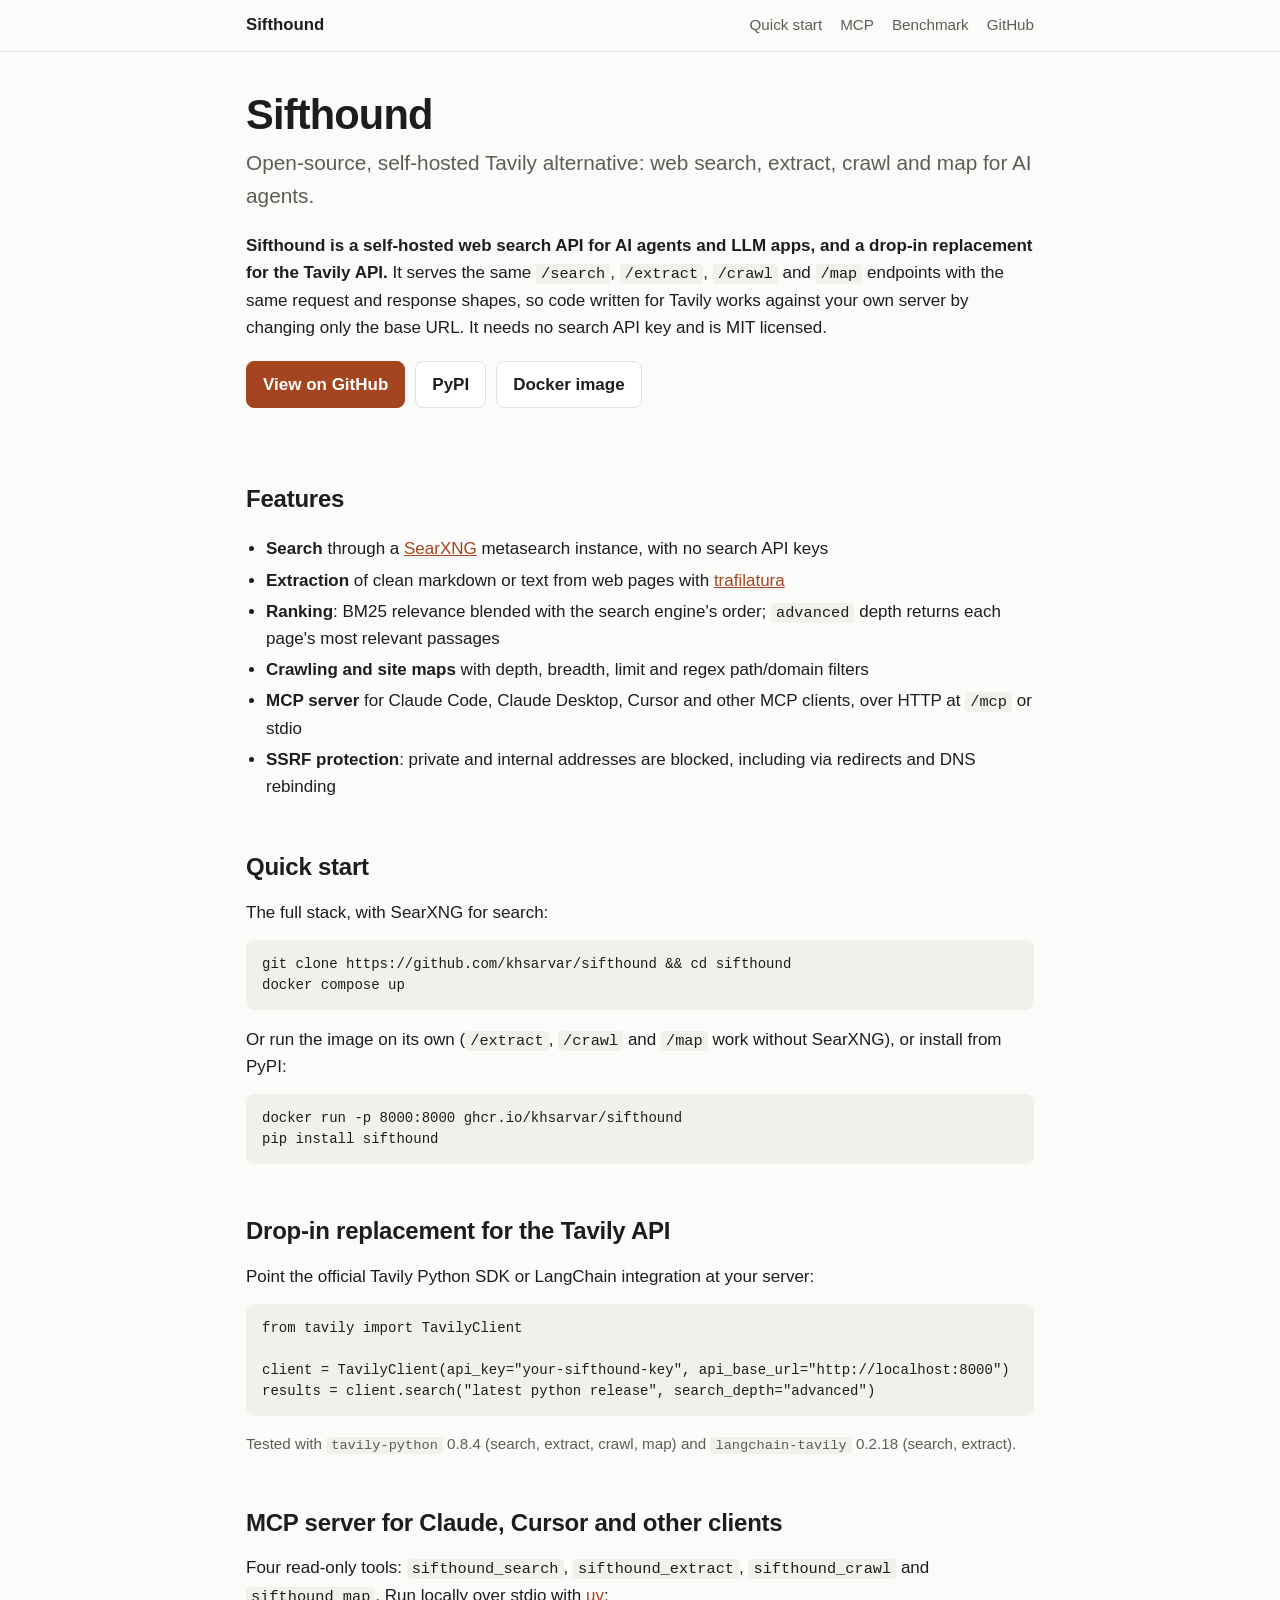
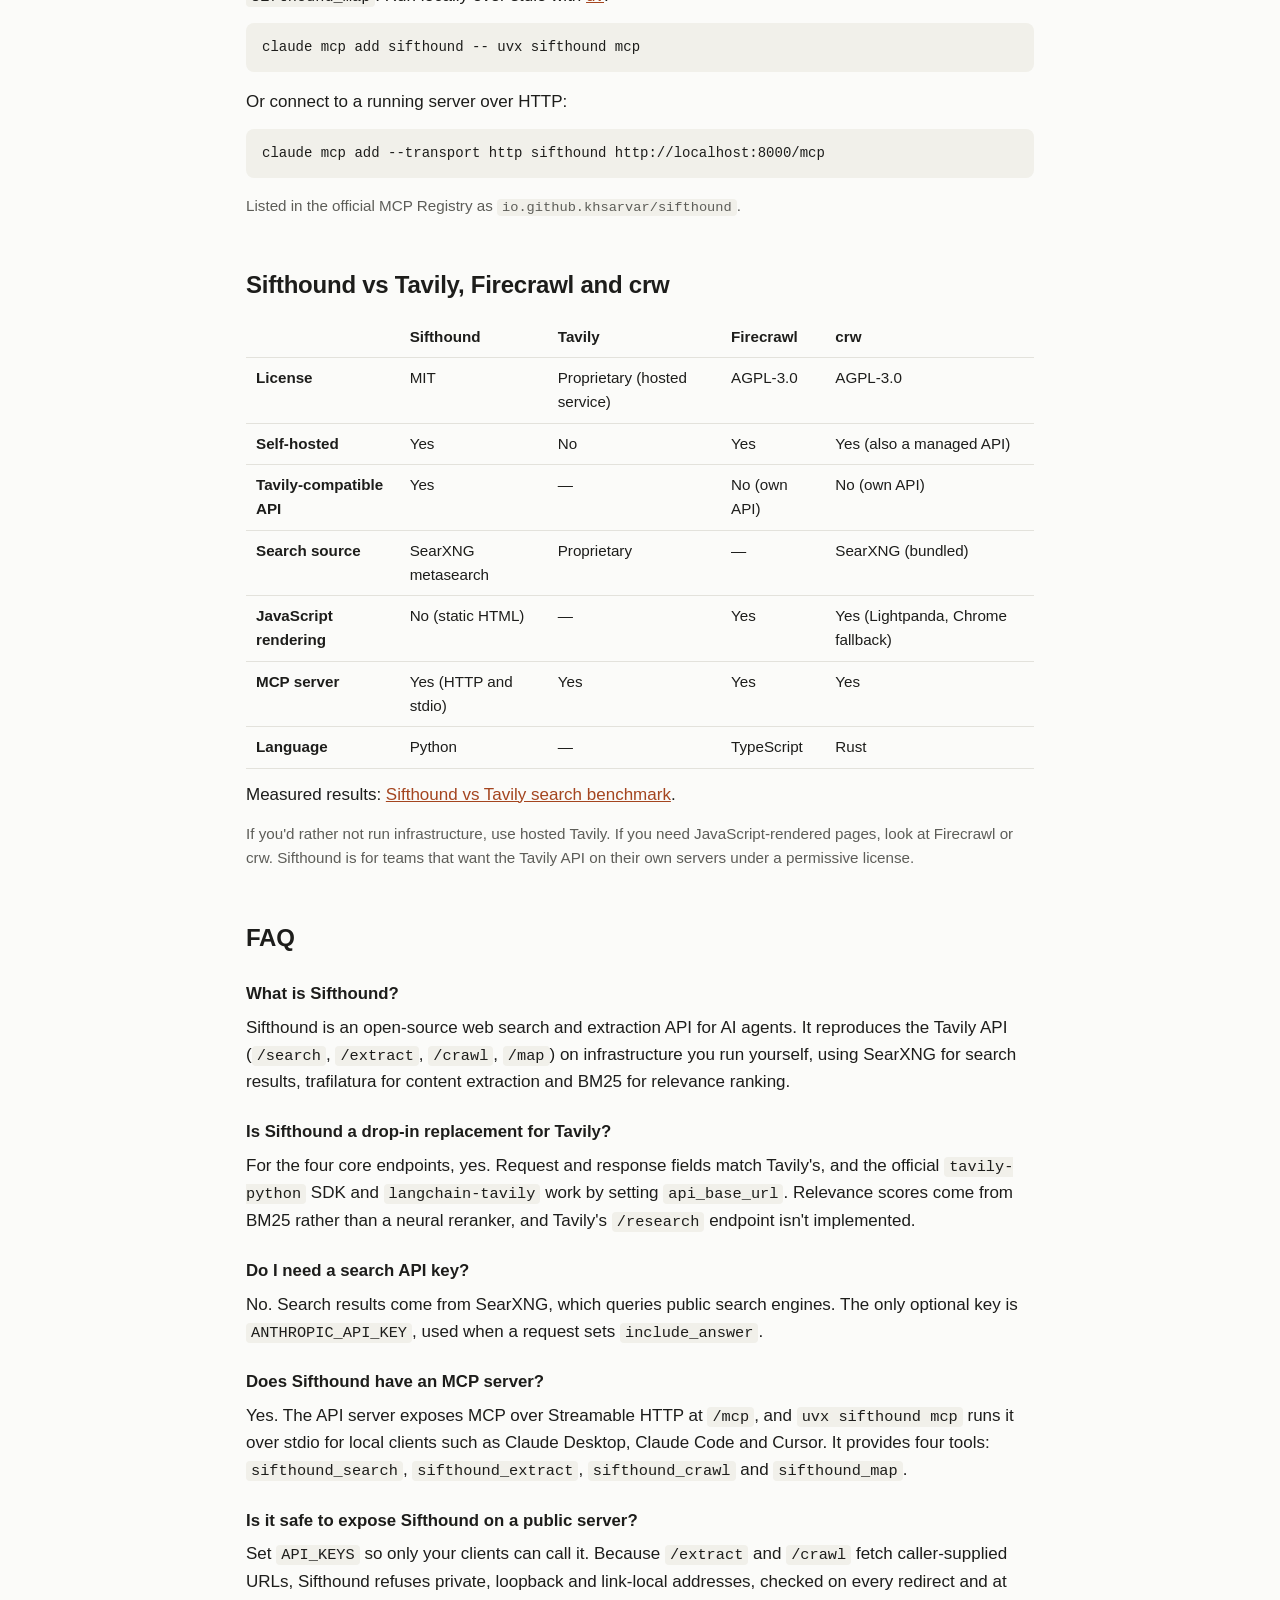
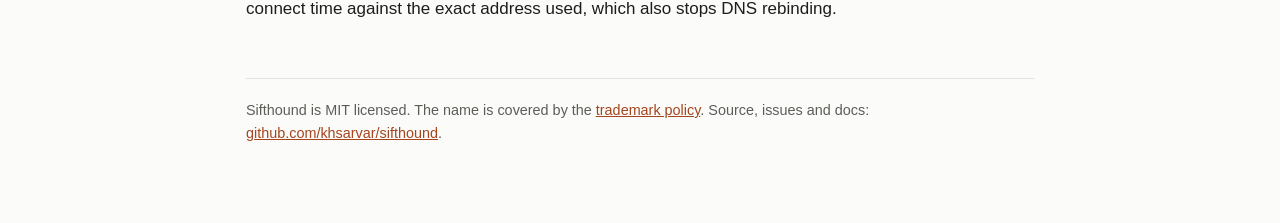
<file: docs/index.html>
<!doctype html>
<html lang="en">
<head>
<meta charset="utf-8">
<meta name="viewport" content="width=device-width, initial-scale=1">
<title>Sifthound — open-source, self-hosted Tavily alternative</title>
<meta name="description" content="Sifthound is an open-source, self-hosted web search, extract, crawl and map API for AI agents. A drop-in replacement for the Tavily API, with an MCP server. MIT licensed.">
<link rel="canonical" href="https://sarvarkh.com/sifthound/">
<meta property="og:type" content="website">
<meta property="og:site_name" content="Sifthound">
<meta property="og:title" content="Sifthound — open-source, self-hosted Tavily alternative">
<meta property="og:description" content="Self-hosted web search, extract, crawl and map API for AI agents. Tavily-compatible, with an MCP server. MIT licensed.">
<meta property="og:url" content="https://sarvarkh.com/sifthound/">
<meta name="twitter:card" content="summary">
<link rel="icon" href="data:image/svg+xml,%3Csvg xmlns='http://www.w3.org/2000/svg' viewBox='0 0 100 100'%3E%3Ctext y='.9em' font-size='90'%3E%F0%9F%90%95%3C/text%3E%3C/svg%3E">
<script type="application/ld+json">
{
  "@context": "https://schema.org",
  "@graph": [
    {
      "@type": "WebSite",
      "@id": "https://sarvarkh.com/sifthound/#website",
      "name": "Sifthound",
      "url": "https://sarvarkh.com/sifthound/"
    },
    {
      "@type": "SoftwareApplication",
      "@id": "https://sarvarkh.com/sifthound/#software",
      "name": "Sifthound",
      "alternateName": "sifthound",
      "description": "Open-source, self-hosted web search, extract, crawl and map API for AI agents. A drop-in replacement for the Tavily API, with a built-in MCP server.",
      "url": "https://sarvarkh.com/sifthound/",
      "applicationCategory": "DeveloperApplication",
      "operatingSystem": "Linux, macOS",
      "license": "https://opensource.org/licenses/MIT",
      "isAccessibleForFree": true,
      "offers": { "@type": "Offer", "price": "0", "priceCurrency": "USD" },
      "downloadUrl": "https://pypi.org/project/sifthound/",
      "installUrl": "https://github.com/khsarvar/sifthound#quick-start",
      "sameAs": [
        "https://github.com/khsarvar/sifthound",
        "https://pypi.org/project/sifthound/",
        "https://github.com/khsarvar/sifthound/pkgs/container/sifthound"
      ],
      "author": { "@type": "Person", "name": "Sarvar", "url": "https://github.com/khsarvar" }
    },
    {
      "@type": "SoftwareSourceCode",
      "@id": "https://sarvarkh.com/sifthound/#source",
      "name": "Sifthound",
      "codeRepository": "https://github.com/khsarvar/sifthound",
      "programmingLanguage": "Python",
      "license": "https://opensource.org/licenses/MIT",
      "targetProduct": { "@id": "https://sarvarkh.com/sifthound/#software" }
    },
    {
      "@type": "FAQPage",
      "@id": "https://sarvarkh.com/sifthound/#faq",
      "mainEntity": [
        {
          "@type": "Question",
          "name": "What is Sifthound?",
          "acceptedAnswer": { "@type": "Answer", "text": "Sifthound is an open-source web search and extraction API for AI agents. It reproduces the Tavily API (/search, /extract, /crawl, /map) on infrastructure you run yourself, using SearXNG for search results, trafilatura for content extraction and BM25 for relevance ranking." }
        },
        {
          "@type": "Question",
          "name": "Is Sifthound a drop-in replacement for Tavily?",
          "acceptedAnswer": { "@type": "Answer", "text": "For the four core endpoints, yes. Request and response fields match Tavily's, and the official tavily-python SDK and langchain-tavily work by setting api_base_url. Relevance scores come from BM25 rather than a neural reranker, and Tavily's /research endpoint isn't implemented." }
        },
        {
          "@type": "Question",
          "name": "Do I need a search API key?",
          "acceptedAnswer": { "@type": "Answer", "text": "No. Search results come from SearXNG, which queries public search engines. The only optional key is ANTHROPIC_API_KEY, used when a request sets include_answer." }
        },
        {
          "@type": "Question",
          "name": "Does Sifthound have an MCP server?",
          "acceptedAnswer": { "@type": "Answer", "text": "Yes. The API server exposes MCP over Streamable HTTP at /mcp, and uvx sifthound mcp runs it over stdio for local clients such as Claude Desktop, Claude Code and Cursor. It provides four tools: sifthound_search, sifthound_extract, sifthound_crawl and sifthound_map." }
        },
        {
          "@type": "Question",
          "name": "Is it safe to expose Sifthound on a public server?",
          "acceptedAnswer": { "@type": "Answer", "text": "Set API_KEYS so only your clients can call it. Because /extract and /crawl fetch caller-supplied URLs, Sifthound refuses private, loopback and link-local addresses, checked on every redirect and at connect time against the exact address used, which also stops DNS rebinding." }
        }
      ]
    }
  ]
}
</script>
<link rel="stylesheet" href="style.css">
<script src="site.js" defer></script>
</head>
<body>
<nav class="site-nav" aria-label="Main">
  <div class="nav-inner">
    <a class="brand" href="./" aria-current="page">Sifthound</a>
    <div class="nav-links">
      <a href="./#quick-start">Quick start</a>
      <a href="./#mcp">MCP</a>
      <a href="benchmark.html">Benchmark</a>
      <a href="https://github.com/khsarvar/sifthound">GitHub</a>
    </div>
  </div>
</nav>
<main>
<header>
  <h1>Sifthound</h1>
  <p class="tagline">Open-source, self-hosted Tavily alternative: web search, extract, crawl and map for AI agents.</p>
  <p><strong>Sifthound is a self-hosted web search API for AI agents and LLM apps, and a drop-in replacement for the Tavily API.</strong> It serves the same <code>/search</code>, <code>/extract</code>, <code>/crawl</code> and <code>/map</code> endpoints with the same request and response shapes, so code written for Tavily works against your own server by changing only the base URL. It needs no search API key and is MIT licensed.</p>
  <div class="buttons">
    <a class="button primary" href="https://github.com/khsarvar/sifthound">View on GitHub</a>
    <a class="button" href="https://pypi.org/project/sifthound/">PyPI</a>
    <a class="button" href="https://github.com/khsarvar/sifthound/pkgs/container/sifthound">Docker image</a>
  </div>
</header>

<section id="features">
  <h2>Features</h2>
  <ul class="features">
    <li><strong>Search</strong> through a <a href="https://github.com/searxng/searxng">SearXNG</a> metasearch instance, with no search API keys</li>
    <li><strong>Extraction</strong> of clean markdown or text from web pages with <a href="https://github.com/adbar/trafilatura">trafilatura</a></li>
    <li><strong>Ranking</strong>: BM25 relevance blended with the search engine's order; <code>advanced</code> depth returns each page's most relevant passages</li>
    <li><strong>Crawling and site maps</strong> with depth, breadth, limit and regex path/domain filters</li>
    <li><strong>MCP server</strong> for Claude Code, Claude Desktop, Cursor and other MCP clients, over HTTP at <code>/mcp</code> or stdio</li>
    <li><strong>SSRF protection</strong>: private and internal addresses are blocked, including via redirects and DNS rebinding</li>
  </ul>
</section>

<section id="quick-start">
  <h2>Quick start</h2>
  <p>The full stack, with SearXNG for search:</p>
<pre><code>git clone https://github.com/khsarvar/sifthound &amp;&amp; cd sifthound
docker compose up</code></pre>
  <p>Or run the image on its own (<code>/extract</code>, <code>/crawl</code> and <code>/map</code> work without SearXNG), or install from PyPI:</p>
<pre><code>docker run -p 8000:8000 ghcr.io/khsarvar/sifthound
pip install sifthound</code></pre>
</section>

<section id="tavily">
  <h2>Drop-in replacement for the Tavily API</h2>
  <p>Point the official Tavily Python SDK or LangChain integration at your server:</p>
<pre><code>from tavily import TavilyClient

client = TavilyClient(api_key="your-sifthound-key", api_base_url="http://localhost:8000")
results = client.search("latest python release", search_depth="advanced")</code></pre>
  <p class="note">Tested with <code>tavily-python</code> 0.8.4 (search, extract, crawl, map) and <code>langchain-tavily</code> 0.2.18 (search, extract).</p>
</section>

<section id="mcp">
  <h2>MCP server for Claude, Cursor and other clients</h2>
  <p>Four read-only tools: <code>sifthound_search</code>, <code>sifthound_extract</code>, <code>sifthound_crawl</code> and <code>sifthound_map</code>. Run locally over stdio with <a href="https://docs.astral.sh/uv/">uv</a>:</p>
<pre><code>claude mcp add sifthound -- uvx sifthound mcp</code></pre>
  <p>Or connect to a running server over HTTP:</p>
<pre><code>claude mcp add --transport http sifthound http://localhost:8000/mcp</code></pre>
  <p class="note">Listed in the official MCP Registry as <code>io.github.khsarvar/sifthound</code>.</p>
</section>

<section id="compare">
  <h2>Sifthound vs Tavily, Firecrawl and crw</h2>
  <div class="table-wrap">
  <table>
    <thead><tr><th></th><th>Sifthound</th><th>Tavily</th><th>Firecrawl</th><th>crw</th></tr></thead>
    <tbody>
      <tr><th>License</th><td>MIT</td><td>Proprietary (hosted service)</td><td>AGPL-3.0</td><td>AGPL-3.0</td></tr>
      <tr><th>Self-hosted</th><td>Yes</td><td>No</td><td>Yes</td><td>Yes (also a managed API)</td></tr>
      <tr><th>Tavily-compatible API</th><td>Yes</td><td>—</td><td>No (own API)</td><td>No (own API)</td></tr>
      <tr><th>Search source</th><td>SearXNG metasearch</td><td>Proprietary</td><td>—</td><td>SearXNG (bundled)</td></tr>
      <tr><th>JavaScript rendering</th><td>No (static HTML)</td><td>—</td><td>Yes</td><td>Yes (Lightpanda, Chrome fallback)</td></tr>
      <tr><th>MCP server</th><td>Yes (HTTP and stdio)</td><td>Yes</td><td>Yes</td><td>Yes</td></tr>
      <tr><th>Language</th><td>Python</td><td>—</td><td>TypeScript</td><td>Rust</td></tr>
    </tbody>
  </table>
  </div>
  <p>Measured results: <a href="benchmark.html">Sifthound vs Tavily search benchmark</a>.</p>
  <p class="note">If you'd rather not run infrastructure, use hosted Tavily. If you need JavaScript-rendered pages, look at Firecrawl or crw. Sifthound is for teams that want the Tavily API on their own servers under a permissive license.</p>
</section>

<section id="faq">
  <h2>FAQ</h2>
  <h3>What is Sifthound?</h3>
  <p>Sifthound is an open-source web search and extraction API for AI agents. It reproduces the Tavily API (<code>/search</code>, <code>/extract</code>, <code>/crawl</code>, <code>/map</code>) on infrastructure you run yourself, using SearXNG for search results, trafilatura for content extraction and BM25 for relevance ranking.</p>
  <h3>Is Sifthound a drop-in replacement for Tavily?</h3>
  <p>For the four core endpoints, yes. Request and response fields match Tavily's, and the official <code>tavily-python</code> SDK and <code>langchain-tavily</code> work by setting <code>api_base_url</code>. Relevance scores come from BM25 rather than a neural reranker, and Tavily's <code>/research</code> endpoint isn't implemented.</p>
  <h3>Do I need a search API key?</h3>
  <p>No. Search results come from SearXNG, which queries public search engines. The only optional key is <code>ANTHROPIC_API_KEY</code>, used when a request sets <code>include_answer</code>.</p>
  <h3>Does Sifthound have an MCP server?</h3>
  <p>Yes. The API server exposes MCP over Streamable HTTP at <code>/mcp</code>, and <code>uvx sifthound mcp</code> runs it over stdio for local clients such as Claude Desktop, Claude Code and Cursor. It provides four tools: <code>sifthound_search</code>, <code>sifthound_extract</code>, <code>sifthound_crawl</code> and <code>sifthound_map</code>.</p>
  <h3>Is it safe to expose Sifthound on a public server?</h3>
  <p>Set <code>API_KEYS</code> so only your clients can call it. Because <code>/extract</code> and <code>/crawl</code> fetch caller-supplied URLs, Sifthound refuses private, loopback and link-local addresses, checked on every redirect and at connect time against the exact address used, which also stops DNS rebinding.</p>
</section>

<footer>
  <p>Sifthound is MIT licensed. The name is covered by the <a href="https://github.com/khsarvar/sifthound/blob/main/TRADEMARKS.md">trademark policy</a>. Source, issues and docs: <a href="https://github.com/khsarvar/sifthound">github.com/khsarvar/sifthound</a>.</p>
</footer>
</main>
</body>
</html>
</file>
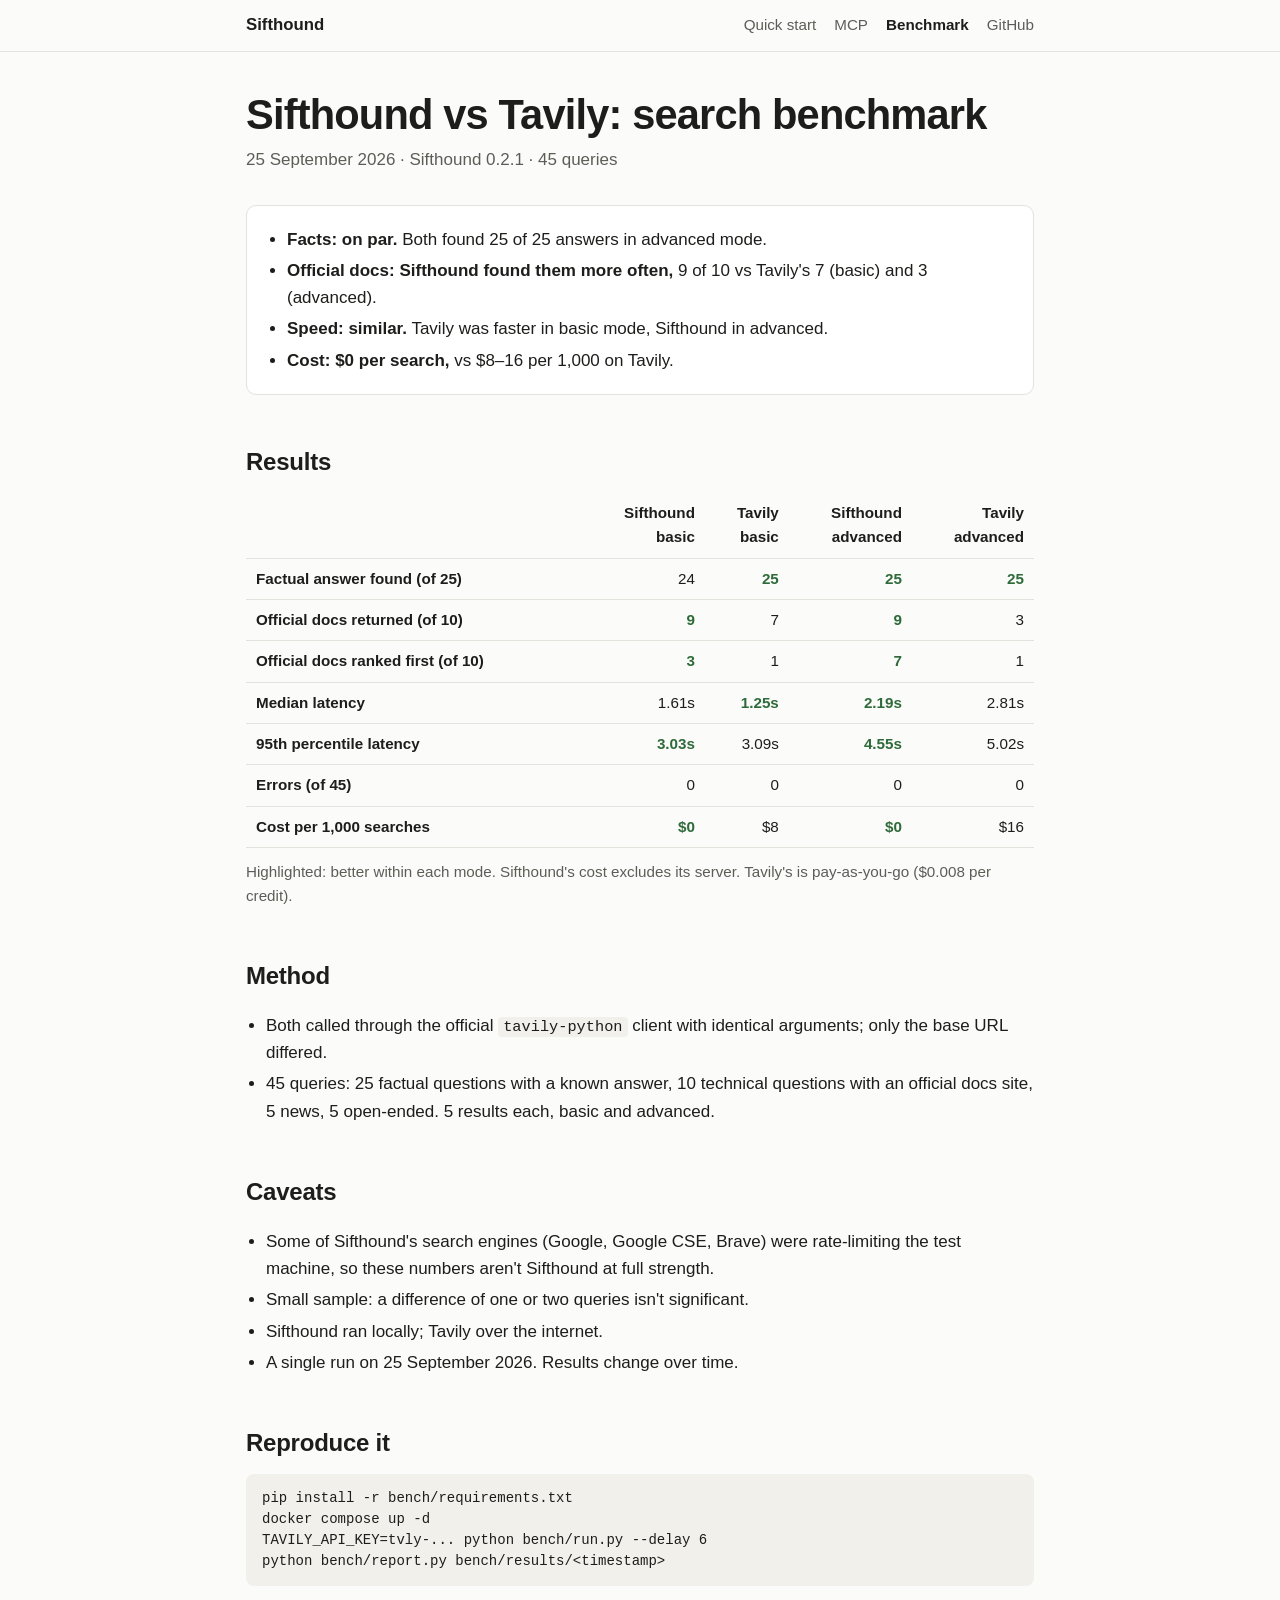
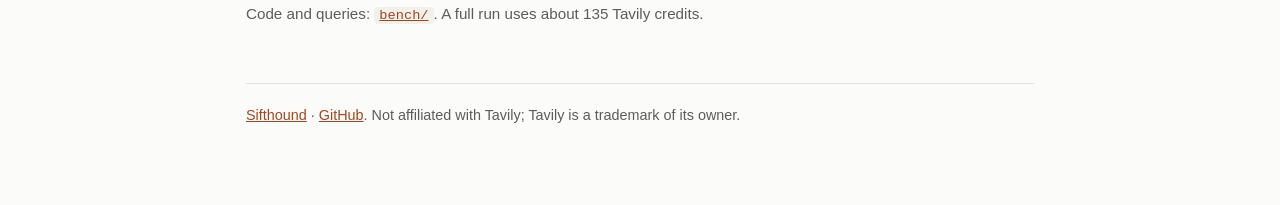
<file: docs/benchmark.html>
<!doctype html>
<html lang="en">
<head>
<meta charset="utf-8">
<meta name="viewport" content="width=device-width, initial-scale=1">
<title>Sifthound vs Tavily: search benchmark (September 2026)</title>
<meta name="description" content="A reproducible benchmark of Sifthound, the open-source self-hosted Tavily alternative, against the Tavily API on 45 queries: factual answers, official documentation, latency and cost.">
<link rel="canonical" href="https://sarvarkh.com/sifthound/benchmark.html">
<meta property="og:type" content="article">
<meta property="og:site_name" content="Sifthound">
<meta property="og:title" content="Sifthound vs Tavily: search benchmark (September 2026)">
<meta property="og:description" content="Same factual accuracy, more official documentation, no per-search fees. Method, numbers, caveats and how to reproduce.">
<meta property="og:url" content="https://sarvarkh.com/sifthound/benchmark.html">
<meta name="twitter:card" content="summary">
<link rel="icon" href="data:image/svg+xml,%3Csvg xmlns='http://www.w3.org/2000/svg' viewBox='0 0 100 100'%3E%3Ctext y='.9em' font-size='90'%3E%F0%9F%90%95%3C/text%3E%3C/svg%3E">
<script type="application/ld+json">
{
  "@context": "https://schema.org",
  "@type": "TechArticle",
  "headline": "Sifthound vs Tavily: search benchmark (September 2026)",
  "description": "A reproducible benchmark of Sifthound against the Tavily API on 45 queries: factual answers, official documentation, latency and cost.",
  "datePublished": "2026-09-25",
  "author": { "@type": "Person", "name": "Sarvar", "url": "https://github.com/khsarvar" },
  "mainEntityOfPage": "https://sarvarkh.com/sifthound/benchmark.html",
  "about": { "@id": "https://sarvarkh.com/sifthound/#software" }
}
</script>
<link rel="stylesheet" href="style.css">
<script src="site.js" defer></script>
</head>
<body>
<nav class="site-nav" aria-label="Main">
  <div class="nav-inner">
    <a class="brand" href="./">Sifthound</a>
    <div class="nav-links">
      <a href="./#quick-start">Quick start</a>
      <a href="./#mcp">MCP</a>
      <a href="benchmark.html" aria-current="page">Benchmark</a>
      <a href="https://github.com/khsarvar/sifthound">GitHub</a>
    </div>
  </div>
</nav>
<main>
<header>
  <h1>Sifthound vs Tavily: search benchmark</h1>
  <p class="meta">25 September 2026 · Sifthound 0.2.1 · 45 queries</p>
</header>

<div class="takeaways">
  <ul>
    <li><strong>Facts: on par.</strong> Both found 25 of 25 answers in advanced mode.</li>
    <li><strong>Official docs: Sifthound found them more often,</strong> 9 of 10 vs Tavily's 7 (basic) and 3 (advanced).</li>
    <li><strong>Speed: similar.</strong> Tavily was faster in basic mode, Sifthound in advanced.</li>
    <li><strong>Cost: $0 per search,</strong> vs $8–16 per 1,000 on Tavily.</li>
  </ul>
</div>

<h2>Results</h2>
<div class="table-wrap">
<table>
  <thead>
    <tr><th></th><th class="num">Sifthound<br>basic</th><th class="num">Tavily<br>basic</th><th class="num">Sifthound<br>advanced</th><th class="num">Tavily<br>advanced</th></tr>
  </thead>
  <tbody>
    <tr><th>Factual answer found (of 25)</th><td class="num">24</td><td class="num best">25</td><td class="num best">25</td><td class="num best">25</td></tr>
    <tr><th>Official docs returned (of 10)</th><td class="num best">9</td><td class="num">7</td><td class="num best">9</td><td class="num">3</td></tr>
    <tr><th>Official docs ranked first (of 10)</th><td class="num best">3</td><td class="num">1</td><td class="num best">7</td><td class="num">1</td></tr>
    <tr><th>Median latency</th><td class="num">1.61s</td><td class="num best">1.25s</td><td class="num best">2.19s</td><td class="num">2.81s</td></tr>
    <tr><th>95th percentile latency</th><td class="num best">3.03s</td><td class="num">3.09s</td><td class="num best">4.55s</td><td class="num">5.02s</td></tr>
    <tr><th>Errors (of 45)</th><td class="num">0</td><td class="num">0</td><td class="num">0</td><td class="num">0</td></tr>
    <tr><th>Cost per 1,000 searches</th><td class="num best">$0</td><td class="num">$8</td><td class="num best">$0</td><td class="num">$16</td></tr>
  </tbody>
</table>
</div>
<p class="note">Highlighted: better within each mode. Sifthound's cost excludes its server. Tavily's is pay-as-you-go ($0.008 per credit).</p>

<h2>Method</h2>
<ul>
  <li>Both called through the official <code>tavily-python</code> client with identical arguments; only the base URL differed.</li>
  <li>45 queries: 25 factual questions with a known answer, 10 technical questions with an official docs site, 5 news, 5 open-ended. 5 results each, basic and advanced.</li>
</ul>

<h2>Caveats</h2>
<ul>
  <li>Some of Sifthound's search engines (Google, Google CSE, Brave) were rate-limiting the test machine, so these numbers aren't Sifthound at full strength.</li>
  <li>Small sample: a difference of one or two queries isn't significant.</li>
  <li>Sifthound ran locally; Tavily over the internet.</li>
  <li>A single run on 25 September 2026. Results change over time.</li>
</ul>

<h2>Reproduce it</h2>
<pre><code>pip install -r bench/requirements.txt
docker compose up -d
TAVILY_API_KEY=tvly-... python bench/run.py --delay 6
python bench/report.py bench/results/&lt;timestamp&gt;</code></pre>
<p class="note">Code and queries: <a href="https://github.com/khsarvar/sifthound/tree/main/bench"><code>bench/</code></a>. A full run uses about 135 Tavily credits.</p>

<footer>
  <p><a href="./">Sifthound</a> · <a href="https://github.com/khsarvar/sifthound">GitHub</a>. Not affiliated with Tavily; Tavily is a trademark of its owner.</p>
</footer>
</main>
</body>
</html>
</file>
<file: docs/style.css>
/* Shared styles for the Sifthound project site (docs/). Every page links this file and site.js
   and repeats the same <nav class="site-nav"> block; to add a page, add one link to each nav. */

:root {
  --bg: #fbfbf9; --fg: #1d1d1b; --muted: #5d5d58; --line: #e3e2dc;
  --card: #ffffff; --code-bg: #f1f0ea; --accent: #a4451f; --accent-fg: #ffffff; --good: #2f6b3a;
}
@media (prefers-color-scheme: dark) {
  :root {
    --bg: #151513; --fg: #ecebe6; --muted: #a3a29b; --line: #2f2f2b;
    --card: #1c1c1a; --code-bg: #232320; --accent: #e27a4e; --accent-fg: #151513; --good: #7cc48a;
  }
}

* { box-sizing: border-box; }
body {
  margin: 0; background: var(--bg); color: var(--fg);
  font: 17px/1.6 -apple-system, BlinkMacSystemFont, "Segoe UI", Roboto, Helvetica, Arial, sans-serif;
}
main { max-width: 820px; margin: 0 auto; padding: 0 16px 64px; }
a { color: var(--accent); }
p { margin: 0 0 14px; }
ul { padding-left: 20px; }
li { margin: 4px 0; }

/* --- navigation ------------------------------------------------------------------------ */
.site-nav {
  position: sticky; top: 0; z-index: 10;
  background: var(--bg); border-bottom: 1px solid var(--line);
}
.nav-inner {
  max-width: 820px; margin: 0 auto; padding: 12px 16px;
  display: flex; flex-wrap: wrap; align-items: center; justify-content: space-between; gap: 8px 20px;
}
.brand { font-weight: 700; font-size: 1.05rem; color: var(--fg); text-decoration: none; }
.nav-links { display: flex; flex-wrap: wrap; gap: 4px 18px; font-size: 0.95rem; }
.nav-links a { color: var(--muted); text-decoration: none; }
.nav-links a:hover, .brand:hover { color: var(--accent); }
.nav-links a[aria-current="page"] { color: var(--fg); font-weight: 600; }
section[id], h2[id] { scroll-margin-top: 72px; } /* keep anchored headings clear of the bar */

/* --- page content ------------------------------------------------------------------------ */
header { padding: 40px 0 24px; }
h1 { font-size: 2.6rem; line-height: 1.1; margin: 0 0 8px; letter-spacing: -0.02em; }
h2 { font-size: 1.5rem; margin: 48px 0 12px; letter-spacing: -0.01em; }
h3 { font-size: 1.05rem; margin: 24px 0 6px; }
.tagline { font-size: 1.3rem; color: var(--muted); margin: 0 0 20px; }
.meta { color: var(--muted); margin: 0 0 8px; }
.note { color: var(--muted); font-size: 0.95rem; }

.buttons { display: flex; flex-wrap: wrap; gap: 10px; margin: 20px 0 0; }
.button {
  display: inline-block; padding: 9px 16px; border-radius: 8px; text-decoration: none;
  border: 1px solid var(--line); color: var(--fg); background: var(--card); font-weight: 600;
}
.button.primary { background: var(--accent); border-color: var(--accent); color: var(--accent-fg); }

.takeaways { border: 1px solid var(--line); background: var(--card); border-radius: 10px; padding: 16px 20px; }
.takeaways ul { margin: 0; }

code { font: 0.9em ui-monospace, SFMono-Regular, Menlo, Consolas, monospace; background: var(--code-bg); padding: 1px 5px; border-radius: 4px; }
pre {
  background: var(--code-bg); padding: 14px 16px; border-radius: 8px; overflow-x: auto;
  font: 14px/1.5 ui-monospace, SFMono-Regular, Menlo, Consolas, monospace; margin: 0 0 16px;
}
pre code { background: none; padding: 0; font-size: inherit; }

/* Copy buttons, added to each <pre> by site.js. The wrapper keeps the button in place while
   the code scrolls sideways. */
.code-block { position: relative; }
.code-block pre { padding-right: 48px; }
.copy-button {
  position: absolute; top: 8px; right: 8px;
  display: grid; place-items: center; width: 30px; height: 30px; padding: 0;
  border-radius: 6px; cursor: pointer;
  color: var(--muted); background: var(--bg); border: 1px solid var(--line);
  opacity: 0; transition: opacity 0.15s;
}
.code-block:hover .copy-button, .copy-button:focus-visible, .copy-button.copied { opacity: 1; }
.copy-button:hover { color: var(--fg); }
.copy-button.copied { color: var(--good); border-color: var(--good); }
@media (hover: none) { .copy-button { opacity: 1; } } /* touch screens have no hover */

.table-wrap { overflow-x: auto; margin: 0 0 12px; }
table { border-collapse: collapse; width: 100%; font-size: 0.95rem; }
th, td { text-align: left; padding: 8px 10px; border-bottom: 1px solid var(--line); vertical-align: top; }
th { font-weight: 600; }
td.num, th.num { text-align: right; font-variant-numeric: tabular-nums; }
.best { color: var(--good); font-weight: 600; }

footer { border-top: 1px solid var(--line); margin-top: 56px; padding-top: 20px; color: var(--muted); font-size: 0.9rem; }

@media (max-width: 560px) {
  h1 { font-size: 2rem; }
  .tagline { font-size: 1.1rem; }
  header { padding: 28px 0 16px; }
  section[id], h2[id] { scroll-margin-top: 104px; } /* the bar wraps to two rows on phones */
}
</file>
